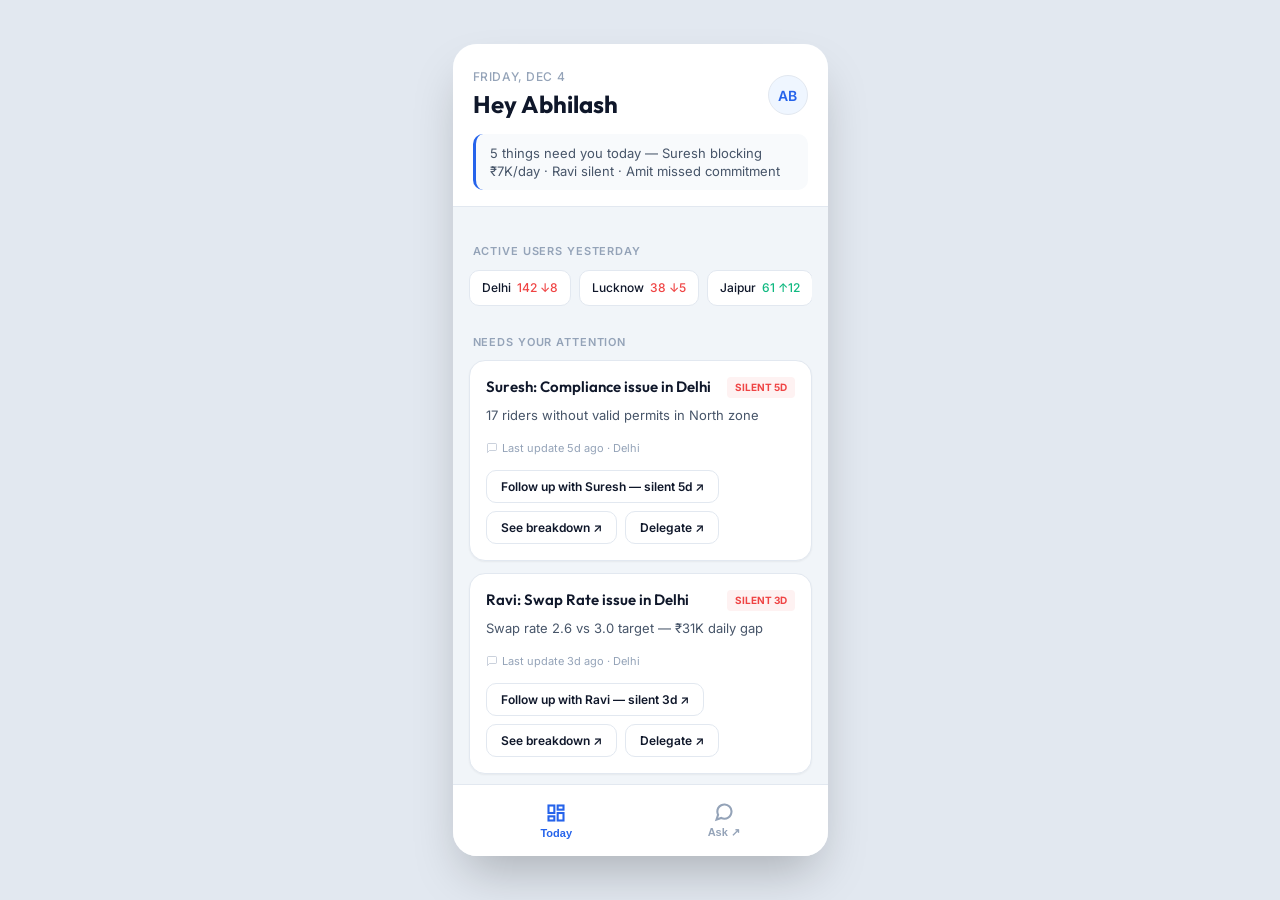
<file: abhilash-app/index.html>
<!DOCTYPE html>
<html lang="en">
<head>
    <meta charset="UTF-8">
    <meta name="viewport" content="width=device-width, initial-scale=1.0, maximum-scale=1.0, user-scalable=no">
    <title>Yuma Ops | Abhilash</title>
    <meta name="description" content="Commitment and accountability tracker for Yuma Ops.">
    
    <!-- Modern Typography -->
    <link rel="preconnect" href="https://fonts.googleapis.com">
    <link rel="preconnect" href="https://fonts.gstatic.com" crossorigin>
    <link href="https://fonts.googleapis.com/css2?family=Inter:wght@400;500;600&family=Outfit:wght@500;600;700&display=swap" rel="stylesheet">

    <style>
        :root {
            /* Design System Tokens */
            --color-background-primary: #ffffff;
            --color-background-secondary: #f8fafc;
            --color-background-tertiary: #f1f5f9;
            
            --color-text-primary: #0f172a;
            --color-text-secondary: #475569;
            --color-text-tertiary: #94a3b8;
            
            --color-primary: #2563eb;
            --color-primary-bg: #eff6ff;
            
            --color-success: #10b981;
            --color-success-bg: #ecfdf5;
            
            --color-warning: #f59e0b;
            --color-warning-bg: #fffbeb;
            
            --color-danger: #ef4444;
            --color-danger-bg: #fef2f2;
            
            --color-info: #0ea5e9;
            --color-info-bg: #f0f9ff;
            
            --color-border: #e2e8f0;
            --color-border-light: #f1f5f9;
            
            --font-sans: 'Inter', system-ui, -apple-system, sans-serif;
            --font-heading: 'Outfit', var(--font-sans);
            
            --border-radius-sm: 6px;
            --border-radius-md: 10px;
            --border-radius-lg: 16px;
            --border-radius-xl: 24px;
            
            --shadow-sm: 0 1px 2px 0 rgb(0 0 0 / 0.05);
            --shadow-md: 0 4px 6px -1px rgb(0 0 0 / 0.1);
        }

        * {
            box-sizing: border-box;
            margin: 0;
            padding: 0;
            -webkit-tap-highlight-color: transparent;
        }

        body {
            background: #e2e8f0; /* Desktop background */
            font-family: var(--font-sans);
            color: var(--color-text-primary);
            line-height: 1.5;
            display: flex;
            justify-content: center;
            align-items: center;
            min-height: 100vh;
        }

        /* Mobile Container (iPhone 375px) */
        .pwa-container {
            width: 100%;
            max-width: 375px;
            height: 812px; /* iPhone height */
            background: var(--color-background-tertiary);
            position: relative;
            display: flex;
            flex-direction: column;
            overflow: hidden;
            box-shadow: 0 25px 50px -12px rgb(0 0 0 / 0.25);
            border-radius: var(--border-radius-xl);
        }

        @media (max-width: 375px) {
            body { background: var(--color-background-tertiary); }
            .pwa-container { height: 100vh; border-radius: 0; box-shadow: none; }
        }

        /* Header & Greeting */
        .header {
            background: var(--color-background-primary);
            padding: 24px 20px 16px;
            border-bottom: 1px solid var(--color-border);
        }

        .header-top {
            display: flex;
            justify-content: space-between;
            align-items: center;
            margin-bottom: 12px;
        }

        .date-label {
            font-size: 12px;
            color: var(--color-text-tertiary);
            font-weight: 500;
            text-transform: uppercase;
            letter-spacing: 0.05em;
        }

        .user-greeting {
            font-family: var(--font-heading);
            font-size: 24px;
            font-weight: 700;
            color: var(--color-text-primary);
        }

        .avatar {
            width: 40px;
            height: 40px;
            border-radius: 50%;
            background: var(--color-primary-bg);
            color: var(--color-primary);
            display: flex;
            align-items: center;
            justify-content: center;
            font-weight: 600;
            font-size: 14px;
            border: 1px solid var(--color-border);
        }

        .greeting-line {
            font-size: 13px;
            line-height: 1.4;
            color: var(--color-text-secondary);
            background: var(--color-background-secondary);
            padding: 10px 14px;
            border-radius: var(--border-radius-md);
            border-left: 3px solid var(--color-primary);
        }

        /* Content Area */
        .content {
            flex: 1;
            overflow-y: auto;
            padding: 16px 16px 100px;
            scroll-behavior: smooth;
        }

        .section-label {
            font-size: 11px;
            font-weight: 600;
            color: var(--color-text-tertiary);
            text-transform: uppercase;
            letter-spacing: 0.08em;
            margin: 20px 0 10px 4px;
        }

        /* DAU Chips */
        .dau-scroll {
            display: flex;
            gap: 8px;
            overflow-x: auto;
            padding-bottom: 8px;
            scrollbar-width: none;
        }
        .dau-scroll::-webkit-scrollbar { display: none; }

        .dau-chip {
            background: var(--color-background-primary);
            padding: 8px 12px;
            border-radius: var(--border-radius-md);
            border: 1px solid var(--color-border);
            white-space: nowrap;
            font-size: 12px;
            font-weight: 500;
            display: flex;
            align-items: center;
            gap: 6px;
        }

        .trend-up { color: var(--color-success); }
        .trend-down { color: var(--color-danger); }
        .trend-neutral { color: var(--color-text-tertiary); }

        /* Commitment Cards */
        .card {
            background: var(--color-background-primary);
            border-radius: var(--border-radius-lg);
            padding: 16px;
            margin-bottom: 12px;
            border: 1px solid var(--color-border);
            box-shadow: var(--shadow-sm);
        }

        .card-header {
            display: flex;
            justify-content: space-between;
            align-items: flex-start;
            margin-bottom: 8px;
            gap: 12px;
        }

        .card-title {
            font-family: var(--font-heading);
            font-size: 15px;
            font-weight: 600;
            color: var(--color-text-primary);
            line-height: 1.3;
            flex: 1;
        }

        .badge {
            font-size: 10px;
            font-weight: 700;
            padding: 3px 8px;
            border-radius: 4px;
            text-transform: uppercase;
            white-space: nowrap;
        }

        .badge-red { background: var(--color-danger-bg); color: var(--color-danger); }
        .badge-amber { background: var(--color-warning-bg); color: var(--color-warning); }
        .badge-green { background: var(--color-success-bg); color: var(--color-success); }
        .badge-blue { background: var(--color-info-bg); color: var(--color-info); }

        .card-body {
            font-size: 13px;
            color: var(--color-text-secondary);
            margin-bottom: 14px;
        }

        .card-meta {
            font-size: 11px;
            color: var(--color-text-tertiary);
            display: flex;
            align-items: center;
            gap: 4px;
            margin-bottom: 14px;
        }

        .card-actions {
            display: flex;
            gap: 8px;
            flex-wrap: wrap;
        }

        .btn {
            font-family: var(--font-sans);
            font-size: 12px;
            font-weight: 600;
            padding: 8px 14px;
            border-radius: var(--border-radius-md);
            border: 1px solid var(--color-border);
            background: var(--color-background-primary);
            color: var(--color-text-primary);
            cursor: pointer;
            display: flex;
            align-items: center;
            gap: 4px;
            transition: all 0.2s;
        }

        .btn:active {
            background: var(--color-background-secondary);
            transform: scale(0.98);
        }

        /* City Grid */
        .city-grid {
            display: grid;
            grid-template-columns: 1fr 1fr;
            gap: 10px;
        }

        .city-card {
            background: var(--color-background-primary);
            padding: 12px;
            border-radius: var(--border-radius-md);
            border: 1px solid var(--color-border);
        }

        .city-name {
            font-size: 10px;
            font-weight: 700;
            color: var(--color-text-tertiary);
            text-transform: uppercase;
            letter-spacing: 0.05em;
            margin-bottom: 4px;
        }

        .city-value {
            font-size: 18px;
            font-weight: 700;
            color: var(--color-text-primary);
        }

        .city-sub {
            font-size: 11px;
            color: var(--color-text-tertiary);
            margin-top: 2px;
        }

        /* Tabs Navigation */
        .tab-bar {
            position: absolute;
            bottom: 0;
            left: 0;
            right: 0;
            height: 72px;
            background: var(--color-background-primary);
            border-top: 1px solid var(--color-border);
            display: flex;
            padding: 0 20px;
            z-index: 100;
        }

        .tab-btn {
            flex: 1;
            border: none;
            background: none;
            display: flex;
            flex-direction: column;
            align-items: center;
            justify-content: center;
            gap: 4px;
            color: var(--color-text-tertiary);
            cursor: pointer;
            font-size: 11px;
            font-weight: 600;
        }

        .tab-btn.active {
            color: var(--color-primary);
        }

        .tab-btn svg {
            width: 20px;
            height: 20px;
            stroke-width: 2.5;
        }

        /* Ask Tab UI */
        .chat-container {
            display: flex;
            flex-direction: column;
            height: 100%;
        }

        .chat-history {
            flex: 1;
            overflow-y: auto;
            padding: 20px 16px;
            display: flex;
            flex-direction: column;
            gap: 16px;
        }

        .message {
            max-width: 85%;
            padding: 12px 16px;
            border-radius: var(--border-radius-lg);
            font-size: 14px;
            line-height: 1.5;
            position: relative;
        }

        .message-user {
            align-self: flex-end;
            background: var(--color-primary);
            color: white;
            border-bottom-right-radius: 4px;
        }

        .message-ai {
            align-self: flex-start;
            background: var(--color-background-secondary);
            color: var(--color-text-primary);
            border: 1px solid var(--color-border);
            border-bottom-left-radius: 4px;
        }

        .typing-indicator {
            display: flex;
            gap: 4px;
            padding: 8px 12px;
            background: var(--color-background-secondary);
            border-radius: 12px;
            width: fit-content;
            margin-bottom: 16px;
        }

        .dot {
            width: 6px;
            height: 6px;
            background: var(--color-text-tertiary);
            border-radius: 50%;
            animation: bounce 1.4s infinite ease-in-out;
        }

        .dot:nth-child(2) { animation-delay: 0.2s; }
        .dot:nth-child(3) { animation-delay: 0.4s; }

        @keyframes bounce {
            0%, 80%, 100% { transform: translateY(0); }
            40% { transform: translateY(-6px); }
        }

        .chat-input-area {
            padding: 16px;
            background: var(--color-background-primary);
            border-top: 1px solid var(--color-border);
        }

        .chat-suggestions {
            display: flex;
            flex-direction: column;
            gap: 8px;
            margin-bottom: 16px;
        }

        .suggestion-chip {
            background: var(--color-background-secondary);
            padding: 10px 14px;
            border-radius: var(--border-radius-md);
            font-size: 12px;
            color: var(--color-text-secondary);
            border: 1px solid var(--color-border);
            cursor: pointer;
            text-align: left;
        }

        .chat-form {
            display: flex;
            align-items: flex-end;
            gap: 10px;
            width: 100%;
        }

        .chat-input {
            flex: 1;
            border: 1px solid var(--color-border);
            background: var(--color-background-tertiary);
            border-radius: var(--border-radius-md);
            padding: 12px 16px;
            font-family: var(--font-sans);
            font-size: 14px;
            outline: none;
            resize: none;
            min-height: 48px;
            max-height: 120px;
            line-height: 1.4;
        }

        .chat-input:focus { border-color: var(--color-primary); }

        /* Modal */
        .modal-overlay {
            position: absolute;
            top: 0;
            left: 0;
            right: 0;
            bottom: 0;
            background: rgba(15, 23, 42, 0.6);
            backdrop-filter: blur(4px);
            z-index: 1000;
            display: flex;
            align-items: flex-end;
            visibility: hidden;
            opacity: 0;
            transition: all 0.3s cubic-bezier(0.4, 0, 0.2, 1);
        }

        .modal-overlay.active {
            visibility: visible;
            opacity: 1;
        }

        .modal-content {
            width: 100%;
            background: var(--color-background-primary);
            border-top-left-radius: var(--border-radius-xl);
            border-top-right-radius: var(--border-radius-xl);
            padding: 24px 20px 40px;
            transform: translateY(100%);
            transition: transform 0.3s cubic-bezier(0.4, 0, 0.2, 1);
        }

        .modal-overlay.active .modal-content {
            transform: translateY(0);
        }

        .modal-header {
            display: flex;
            justify-content: space-between;
            align-items: center;
            margin-bottom: 20px;
        }

        .modal-title {
            font-family: var(--font-heading);
            font-size: 18px;
            font-weight: 700;
        }

        .modal-close {
            background: none;
            border: none;
            color: var(--color-text-tertiary);
            cursor: pointer;
        }

        .ai-label {
            font-size: 11px;
            font-weight: 600;
            color: var(--color-primary);
            background: var(--color-primary-bg);
            padding: 2px 8px;
            border-radius: 4px;
            margin-bottom: 8px;
            display: inline-block;
        }

        .modal-textarea {
            width: 100%;
            height: 180px;
            border: 1px solid var(--color-border);
            border-radius: var(--border-radius-md);
            padding: 16px;
            font-family: var(--font-sans);
            font-size: 14px;
            line-height: 1.5;
            resize: none;
            margin-bottom: 20px;
            outline: none;
        }

        .modal-textarea:focus { border-color: var(--color-primary); }

        .modal-actions {
            display: flex;
            gap: 12px;
        }

        .btn-primary {
            flex: 1;
            background: var(--color-primary);
            color: white;
            border: none;
            justify-content: center;
            padding: 14px;
        }

        /* Inline Charts */
        .chart-inline {
            margin-top: 10px;
            display: flex;
            flex-direction: column;
            gap: 8px;
            width: 100%;
        }

        .chart-row {
            display: flex;
            align-items: center;
            gap: 10px;
        }

        .chart-label {
            font-size: 11px;
            font-weight: 600;
            width: 50px;
        }

        .chart-bar-wrap {
            flex: 1;
            height: 16px;
            background: var(--color-border-light);
            border-radius: 8px;
            overflow: hidden;
        }

        .chart-bar {
            height: 100%;
            background: var(--color-primary);
            border-radius: 8px;
        }

        .chart-value {
            font-size: 11px;
            font-weight: 700;
            width: 30px;
            text-align: right;
        }

        /* Hidden Utility */
        .hidden { display: none !important; }
    </style>
</head>
<body>

    <div class="pwa-container">
        <!-- Header -->
        <header class="header">
            <div class="header-top">
                <div>
                    <div class="date-label" id="current-date">Thursday, 23 Apr</div>
                    <h1 class="user-greeting" id="greeting-title">Hey Abhilash</h1>
                </div>
                <div class="avatar">AB</div>
            </div>
            <div class="greeting-line" id="dynamic-greeting">
                Loading today's status...
            </div>
        </header>

        <!-- Tab: Today -->
        <main class="content" id="tab-today">
            <div class="section-label">Active Users Yesterday</div>
            <div class="dau-scroll">
                <div class="dau-chip">Delhi <span class="trend-down">142 ↓8</span></div>
                <div class="dau-chip">Lucknow <span class="trend-down">38 ↓5</span></div>
                <div class="dau-chip">Jaipur <span class="trend-up">61 ↑12</span></div>
                <div class="dau-chip">Meerut <span class="trend-neutral">47 →</span></div>
                <div class="dau-chip">Noida <span class="trend-up">89 ↑3</span></div>
            </div>

            <div class="section-label">Needs Your Attention</div>
            <div id="commitment-cards">
                <!-- Cards injected by JS -->
            </div>

            <div class="section-label">City Swaps Per Battery</div>
            <div class="city-grid">
                <div class="city-card">
                    <div class="city-name">Delhi</div>
                    <div class="city-value trend-down">2.4</div>
                    <div class="city-sub">Target 3.0</div>
                </div>
                <div class="city-card">
                    <div class="city-name">Meerut</div>
                    <div class="city-value trend-up">3.6</div>
                    <div class="city-sub">Best in network</div>
                </div>
                <div class="city-card">
                    <div class="city-name">Lucknow</div>
                    <div class="city-value trend-down">2.1</div>
                    <div class="city-sub">Growth mgr silent</div>
                </div>
                <div class="city-card">
                    <div class="city-name">Jaipur</div>
                    <div class="city-value trend-neutral">2.8</div>
                    <div class="city-sub">Station 2 down</div>
                </div>
            </div>
        </main>

        <!-- Tab: Ask -->
        <main class="content hidden" id="tab-ask">
            <div class="chat-container">
                <div class="chat-history" id="chat-history">
                    <div class="message message-ai">
                        Good morning Abhilash. I'm ready to answer any questions across all 14 domains. What's on your mind?
                    </div>
                </div>
                
                <div id="typing-indicator" class="typing-indicator hidden" style="margin: 0 16px 16px;">
                    <div class="dot"></div>
                    <div class="dot"></div>
                    <div class="dot"></div>
                </div>

                <div class="chat-input-area">
                    <div class="chat-suggestions" id="chat-suggestions">
                        <button class="suggestion-chip" onclick="handleSuggestion('What is today\'s total revenue across all cities?')">What's today's total revenue? ↗</button>
                        <button class="suggestion-chip" onclick="handleSuggestion('Show me all open follow-ups and commitments that are overdue')">Show all pending follow-ups ↗</button>
                        <button class="suggestion-chip" onclick="handleSuggestion('Draft a weekly ops summary covering all 5 cities')">Draft weekly ops summary ↗</button>
                    </div>
                    <form class="chat-form" id="chat-form">
                        <textarea class="chat-input" id="chat-input" placeholder="Ask anything..." autocomplete="off" rows="1"></textarea>
                        <button type="submit" class="btn" style="height: 48px; padding: 0 16px; background: var(--color-primary); border: none;">
                            <svg viewBox="0 0 24 24" width="20" height="20" stroke="white" fill="none"><path d="M22 2L11 13M22 2l-7 20-4-9-9-4 20-7z"/></svg>
                        </button>
                    </form>
                </div>
            </div>
        </main>

        <!-- Bottom Navigation -->
        <nav class="tab-bar">
            <button class="tab-btn active" onclick="switchTab('today')" id="nav-today">
                <svg viewBox="0 0 24 24" fill="none" stroke="currentColor"><rect x="3" y="3" width="7" height="9"/><rect x="14" y="3" width="7" height="5"/><rect x="14" y="12" width="7" height="9"/><rect x="3" y="16" width="7" height="5"/></svg>
                Today
            </button>
            <button class="tab-btn" onclick="switchTab('ask')" id="nav-ask">
                <svg viewBox="0 0 24 24" fill="none" stroke="currentColor"><path d="M21 11.5a8.38 8.38 0 0 1-.9 3.8 8.5 8.5 0 0 1-7.6 4.7 8.38 8.38 0 0 1-3.8-.9L3 21l1.9-5.7a8.38 8.38 0 0 1-.9-3.8 8.5 8.5 0 0 1 4.7-7.6 8.38 8.38 0 0 1 3.8-.9h.5a8.48 8.48 0 0 1 8 8v.5z"/></svg>
                Ask ↗
            </button>
        </nav>

        <!-- Modal Overlay -->
        <div class="modal-overlay" id="modal-overlay">
            <div class="modal-content">
                <div class="modal-header">
                    <h3 class="modal-title">Draft Message</h3>
                    <button class="modal-close" onclick="closeModal()">
                        <svg viewBox="0 0 24 24" width="24" height="24" stroke="currentColor" fill="none"><path d="M18 6L6 18M6 6l12 12"/></svg>
                    </button>
                </div>
                <div class="ai-label">AI draft — edit before sending</div>
                <textarea class="modal-textarea" id="modal-textarea" spellcheck="false"></textarea>
                <div class="modal-actions">
                    <button class="btn" id="edit-btn" onclick="document.getElementById('modal-textarea').focus(); this.classList.add('hidden')">Edit first</button>
                    <button class="btn btn-primary" onclick="sendWhatsApp()">Send on WhatsApp ↗</button>
                </div>
            </div>
        </div>
    </div>

    <script>
        /**
         * DYNAMIC DATA POOL
         */
        const POTENTIAL_ISSUES = [
            { city: "Delhi", owner: "Ravi", role: "Ops Head", category: "Swap Rate", issueBase: "Swap rate {v1} vs 3.0 target — ₹{v2}K daily gap", impactBase: 32000, threshold: 48 },
            { city: "Lucknow", owner: "Sandeep", role: "Growth Manager", category: "Growth", issueBase: "Swap rate {v1} — lowest in network. DAU {v2} (↓{v3})", impactBase: 15000, threshold: 48 },
            { city: "Noida", owner: "Amit", role: "Inventory", category: "Procurement", issueBase: "{v1}-battery procurement confirmation missed", impactBase: 20000, threshold: 48, dateOffset: 5 },
            { city: "Meerut", owner: "Vikram", role: "Growth", category: "Expansion", issueBase: "Zone B expansion proposal due {v1}", impactBase: 0, threshold: 72, dateOffset: 2 },
            { city: "Jaipur", owner: "Unassigned", role: "Ops", category: "Maintenance", issueBase: "Station {v1} down — No owner assigned yet", impactBase: 12000, threshold: 24 },
            { city: "Delhi", owner: "Suresh", role: "Fleet", category: "Compliance", issueBase: "{v1} riders without valid permits in North zone", impactBase: 5000, threshold: 72 },
            { city: "Lucknow", owner: "Priya", role: "Finance", category: "Cash", issueBase: "₹{v1}K cash sitting with field agents for {v2} days", impactBase: 8000, threshold: 24 },
            { city: "Noida", owner: "Rahul", role: "Tech", category: "Uptime", issueBase: "Station {v1} offline for {v2} hours due to inverter fault", impactBase: 18000, threshold: 12 },
            { city: "Jaipur", owner: "Anil", role: "Franchise", category: "Payment", issueBase: "Franchise fee of ₹{v1}L overdue by {v2} days", impactBase: 25000, threshold: 96 }
        ];

        let COMMITMENTS = [];

        function randomizeData() {
            const shuffled = [...POTENTIAL_ISSUES].sort(() => 0.5 - Math.random());
            const selected = shuffled.slice(0, 5 + Math.floor(Math.random() * 2));
            const today = new Date();

            COMMITMENTS = selected.map((item, idx) => {
                const daysAgo = Math.floor(Math.random() * 6);
                let issue = item.issueBase;
                let financialImpact = item.impactBase + (Math.floor(Math.random() * 5000) - 2500);
                let commitmentDate = null;

                if (item.category === "Swap Rate") {
                    issue = issue.replace("{v1}", (2.1 + Math.random()).toFixed(1)).replace("{v2}", (financialImpact/1000).toFixed(0));
                } else if (item.category === "Growth") {
                    issue = issue.replace("{v1}", (1.8 + Math.random()).toFixed(1)).replace("{v2}", 30 + Math.floor(Math.random() * 20)).replace("{v3}", 3 + Math.floor(Math.random() * 5));
                } else if (item.category === "Procurement") {
                    issue = issue.replace("{v1}", 20 + Math.floor(Math.random() * 30));
                    commitmentDate = new Date(today);
                    commitmentDate.setDate(today.getDate() - (item.dateOffset || 3));
                    commitmentDate = commitmentDate.toISOString().split('T')[0];
                } else if (item.category === "Expansion") {
                    issue = issue.replace("{v1}", "25 Apr");
                    commitmentDate = new Date(today);
                    commitmentDate.setDate(today.getDate() + (item.dateOffset || 2));
                    commitmentDate = commitmentDate.toISOString().split('T')[0];
                } else if (item.category === "Maintenance" || item.category === "Uptime") {
                    issue = issue.replace("{v1}", 1 + Math.floor(Math.random() * 5)).replace("{v2}", 2 + Math.floor(Math.random() * 10));
                } else if (item.category === "Cash" || item.category === "Payment") {
                    issue = issue.replace("{v1}", 40 + Math.floor(Math.random() * 100)).replace("{v2}", 2 + Math.floor(Math.random() * 5));
                } else if (item.category === "Compliance") {
                    issue = issue.replace("{v1}", 10 + Math.floor(Math.random() * 15));
                }

                return {
                    id: `id-${idx}`,
                    city: item.city,
                    owner: item.owner,
                    role: item.role,
                    category: item.category,
                    issue: issue,
                    lastUpdateDaysAgo: daysAgo,
                    commitmentDate: commitmentDate,
                    commitmentText: item.category === "Procurement" ? "Confirm procurement" : null,
                    financialImpact: Math.max(0, financialImpact),
                    priority: financialImpact > 20000 ? "blocker" : "fire",
                    silenceThresholdHours: item.threshold
                };
            });
        }

        function randomizeChips() {
            const chips = [
                "What is today's total revenue across all cities?",
                "Show me all open follow-ups and commitments that are overdue",
                "Draft a weekly ops summary covering all 5 cities",
                "Which city has the lowest swap rate today?",
                "Analyze the impact of cash sitting in Lucknow",
                "Show me procurement delays for the next 7 days",
                "What's the status of Meerut expansion?"
            ];
            const shuffled = chips.sort(() => 0.5 - Math.random());
            const container = document.getElementById('chat-suggestions');
            container.innerHTML = '';
            shuffled.slice(0, 4).forEach(text => {
                const btn = document.createElement('button');
                btn.className = 'suggestion-chip';
                btn.innerText = text.length > 30 ? text.substring(0, 30) + '... ↗' : text + ' ↗';
                btn.onclick = () => handleSuggestion(text);
                container.appendChild(btn);
            });
        }

        /**
         * AI CONTEXT
         */
        const SYSTEM_PROMPT = `
You are an AI operations assistant for Abhilash, Business Head of Yuma, an EV battery swapping company.

Abhilash's style: data-first, numbers before narrative, hates chasing people, direct and brief.

Current Date: ${new Date().toLocaleDateString('en-GB', { day: '2-digit', month: 'short', year: 'numeric' })}

When drafting WhatsApp messages: under 5 lines, reference the specific commitment or silence duration, firm but not aggressive, sound like something Abhilash would write himself.

IMPORTANT: When asked to "Refine this message" or similar instructions for a draft, you MUST return ONLY the final message body text. No conversational filler, no "Here is your message". Just the raw text that Abhilash can send on WhatsApp.

When answering data questions: lead with numbers, use tables or comparisons where useful.
When asked about revenue or P&L: connect to swap rates and battery utilisation.

If the user asks for comparison across cities, provide the data in a format that I can parse to render bar charts. 
Example: "CHART: Delhi: 2.4, Noida: 3.2, Meerut: 3.6, Jaipur: 2.8, Lucknow: 2.1"
`;

        /**
         * CORE LOGIC
         */

        function init() {
            randomizeData();
            randomizeChips();
            renderToday();
            setupChat();
            
            // Set current date in header - Real Time
            const today = new Date();
            const options = { weekday: 'long', day: 'numeric', month: 'short' };
            document.getElementById('current-date').innerText = today.toLocaleDateString('en-US', options);
        }

        function renderToday() {
            const today = new Date(); // Use real-time date
            const container = document.getElementById('commitment-cards');
            container.innerHTML = '';

            // Calculate scores and badges
            const scoredCommitments = COMMITMENTS.map(c => {
                const isMissed = c.commitmentDate && new Date(c.commitmentDate) < today;
                const score = (c.lastUpdateDaysAgo * 2) + (c.financialImpact / 10000) + (isMissed ? 3 : 0);
                
                let badge = "";
                let badgeClass = "";

                if (c.lastUpdateDaysAgo * 24 >= c.silenceThresholdHours && !c.commitmentDate) {
                    badge = `Silent ${c.lastUpdateDaysAgo}d`;
                    badgeClass = "badge-red";
                } else if (c.commitmentDate && new Date(c.commitmentDate) < today) {
                    const daysOverdue = Math.max(0, Math.floor((today - new Date(c.commitmentDate)) / (1000*60*60*24)));
                    badge = `Overdue ${daysOverdue}d`;
                    badgeClass = "badge-red";
                } else if (c.commitmentDate && new Date(c.commitmentDate) >= today) {
                    badge = "Committed";
                    badgeClass = "badge-amber";
                } else if (c.lastUpdateDaysAgo === 0) {
                    badge = "Active";
                    badgeClass = "badge-green";
                } else {
                    badge = "Active";
                    badgeClass = "badge-green";
                }

                return { ...c, score, badge, badgeClass, isMissed };
            });

            // Sort by score
            scoredCommitments.sort((a, b) => b.score - a.score);

            // Update Dynamic Greeting (Rule 111 & 158)
            const top3 = scoredCommitments.filter(c => c.score > 0).slice(0, 3);
            const greetingVariants = [
                `${top3.map(c => `${c.owner} ${c.badge.toLowerCase()}`).join(' · ')}`,
                `${top3[0].owner} blocking ₹${(top3[0].financialImpact/1000).toFixed(0)}K/day · ${top3[1].owner} silent · ${top3[2].owner} missed commitment`,
                `Urgent: ${top3[0].owner} ${top3[0].badge} · ${top3[1].owner} ${top3[1].badge} · ${top3[2].owner} ${top3[2].badge}`
            ];
            const greetingText = greetingVariants[Math.floor(Math.random() * greetingVariants.length)];
            document.getElementById('dynamic-greeting').innerText = `${scoredCommitments.length} things need you today — ${greetingText}`;

            // Render Cards
            scoredCommitments.forEach(c => {
                const card = document.createElement('div');
                card.className = 'card';
                
                // Contextual Button Labels (Rule 119)
                let mainBtnLabel = "";
                if (!c.commitmentDate && c.lastUpdateDaysAgo > 0) {
                    mainBtnLabel = `Follow up with ${c.owner} — silent ${c.lastUpdateDaysAgo}d ↗`;
                } else if (c.isMissed) {
                    mainBtnLabel = `Chase ${c.owner} — commitment missed ↗`;
                } else if (c.commitmentDate) {
                    mainBtnLabel = `Check in with ${c.owner} ↗`;
                } else {
                    mainBtnLabel = `Message ${c.owner} ↗`;
                }

                // Card Title frames accountability (Rule 164) + Category focus (New)
                let cardTitle = `${c.owner}: ${c.category} issue in ${c.city}`;

                card.innerHTML = `
                    <div class="card-header">
                        <div class="card-title">${cardTitle}</div>
                        <div class="badge ${c.badgeClass}">${c.badge}</div>
                    </div>
                    <div class="card-body">
                        ${c.issue}
                    </div>
                    <div class="card-meta">
                        <svg viewBox="0 0 24 24" width="12" height="12" stroke="currentColor" fill="none"><path d="M21 15a2 2 0 0 1-2 2H7l-4 4V5a2 2 0 0 1 2-2h14a2 2 0 0 1 2 2z"/></svg>
                        Last update ${c.lastUpdateDaysAgo}d ago · ${c.city}
                    </div>
                    <div class="card-actions">
                        <button class="btn" onclick="callGemini('Draft a WhatsApp message to ${c.owner} about ${c.issue}. Reference that they have been silent for ${c.lastUpdateDaysAgo} days.', false, '${c.owner}', '${c.id}')">${mainBtnLabel}</button>
                        <button class="btn" onclick="showBreakdown('${c.id}')">See breakdown ↗</button>
                        <button class="btn" onclick="callGemini('Who should I delegate the ${c.city} ${c.owner} issue to?', false, '${c.owner}', '${c.id}')">Delegate ↗</button>
                    </div>
                `;
                container.appendChild(card);
            });
        }

        /**
         * TAB SWITCHING
         */
        function switchTab(tab) {
            document.getElementById('tab-today').classList.toggle('hidden', tab !== 'today');
            document.getElementById('tab-ask').classList.toggle('hidden', tab !== 'ask');
            
            document.getElementById('nav-today').classList.toggle('active', tab === 'today');
            document.getElementById('nav-ask').classList.toggle('active', tab === 'ask');
        }

        let isRefining = false;
        let currentRecipient = '';
        let currentItemId = '';

        /**
         * CHAT LOGIC
         */
        function setupChat() {
            const form = document.getElementById('chat-form');
            form.onsubmit = (e) => {
                e.preventDefault();
                const input = document.getElementById('chat-input');
                const text = input.value.trim();
                if (text) {
                    addChatMessage(text, 'user');
                    input.value = '';
                    input.style.height = '48px'; // Reset height
                    
                    if (isRefining) {
                        // Refinement loop (New)
                        callGemini(text, false, currentRecipient, currentItemId);
                        isRefining = false;
                    } else {
                        callGemini(text, true);
                    }
                }
            };
        }

        function handleSuggestion(text) {
            document.getElementById('chat-input').value = text;
            // Immediate send for suggestions to show visuals
            const form = document.getElementById('chat-form');
            const submitEvent = new Event('submit', { cancelable: true });
            form.dispatchEvent(submitEvent);
        }

        function showBreakdown(id, silent = false) {
            const item = COMMITMENTS.find(c => c.id === id);
            let content = "";
            
            if (item.category === 'Swap Rate') {
                content = `CHART: ${item.city} Stn 1: 2.1, ${item.city} Stn 2: 2.3, Hub A: 2.5, Hub B: 2.8\n\nIdentified issues across 2 stations. Localized maintenance confirmed for Station 1.`;
            } else if (item.category === 'Growth') {
                content = `| Area | Yesterday | Today | Δ | \n|---|---|---|---|\n| North | 18 | 12 | -33% |\n| South | 12 | 15 | +25% |\n| East | 8 | 11 | +37% |`;
            } else if (item.category === 'Procurement') {
                content = `SUMMARY: Procurement Status - ${item.city}|Ordered: 12 Apr|ETA: 18 Apr|Status: Delayed (Warehouse)|Risk: ₹${(item.financialImpact/1000).toFixed(0)}K daily`;
            } else {
                content = `SUMMARY: ${item.city} ${item.category} Status|Owner: ${item.owner}|Days: ${item.lastUpdateDaysAgo}d|Status: ${item.priority.toUpperCase()}|Impact: ₹${(item.financialImpact/1000).toFixed(0)}K`;
            }

            if (!silent) {
                switchTab('ask');
                addChatMessage(`Show me the breakdown for ${item.city} ${item.category} issue`, 'user');
            }
            
            setTimeout(() => {
                addChatMessage(content, 'ai');
            }, 500);
        }

        function addChatMessage(text, role) {
            const history = document.getElementById('chat-history');
            const msg = document.createElement('div');
            msg.className = `message message-${role}`;
            
            // Handle SUMMARY: prefix for structured layout
            if (text.startsWith('SUMMARY:')) {
                const parts = text.replace('SUMMARY:', '').split('|');
                const title = parts[0].trim();
                const grid = document.createElement('div');
                grid.style.display = 'grid';
                grid.style.gridTemplateColumns = '1fr 1fr';
                grid.style.gap = '8px';
                grid.style.marginTop = '10px';
                
                const titleEl = document.createElement('div');
                titleEl.style.gridColumn = '1 / -1';
                titleEl.style.fontWeight = '700';
                titleEl.style.marginBottom = '4px';
                titleEl.innerText = title;
                grid.appendChild(titleEl);

                parts.slice(1).forEach(p => {
                    const [k, v] = p.split(':').map(x => x.trim());
                    const cell = document.createElement('div');
                    cell.style.background = 'white';
                    cell.style.padding = '8px';
                    cell.style.borderRadius = '8px';
                    cell.style.border = '1px solid var(--color-border)';
                    cell.innerHTML = `<div style="font-size: 10px; color: var(--color-text-tertiary); text-transform: uppercase;">${k}</div><div style="font-weight: 600; font-size: 12px;">${v}</div>`;
                    grid.appendChild(cell);
                });
                msg.appendChild(grid);
            } else {
                // Render text with line breaks
                const textSpan = document.createElement('span');
                textSpan.innerHTML = text.replace(/\n/g, '<br>').split('CHART:')[0].split('|')[0];
                msg.appendChild(textSpan);
            }

            // Check for chart data
            if (text.includes('CHART:')) {
                const parts = text.split('CHART:');
                const chartData = parts[1].trim().split('\n')[0].split(',').map(s => {
                    const [lbl, val] = s.split(':').map(x => x.trim());
                    return { lbl, val: parseFloat(val) };
                });
                
                const chartContainer = document.createElement('div');
                chartContainer.className = 'chart-inline';
                const maxVal = Math.max(...chartData.map(d => d.val));
                
                chartData.forEach(d => {
                    const perc = (d.val / maxVal) * 100;
                    chartContainer.innerHTML += `
                        <div class="chart-row">
                            <div class="chart-label">${d.lbl}</div>
                            <div class="chart-bar-wrap">
                                <div class="chart-bar" style="width: ${perc}%"></div>
                            </div>
                            <div class="chart-value">${d.val}</div>
                        </div>
                    `;
                });
                msg.appendChild(chartContainer);
            } 
            
            // Check for table data
            if (text.includes('|') && !text.startsWith('SUMMARY:')) {
                const tableWrap = document.createElement('div');
                tableWrap.style.overflowX = 'auto';
                tableWrap.style.marginTop = '10px';
                
                const table = document.createElement('table');
                table.style.width = '100%';
                table.style.fontSize = '12px';
                table.style.borderCollapse = 'collapse';
                table.style.background = 'white';
                
                const lines = text.split('\n').filter(l => l.includes('|'));
                lines.forEach((line, i) => {
                    if (line.includes('---')) return;
                    const row = document.createElement('tr');
                    const cleanCells = line.split('|').map(c => c.trim()).filter((c, idx, arr) => {
                        if (idx === 0 && c === '') return false;
                        if (idx === arr.length - 1 && c === '') return false;
                        return true;
                    });

                    cleanCells.forEach(cell => {
                        const td = document.createElement(i === 0 ? 'th' : 'td');
                        td.style.border = '1px solid var(--color-border)';
                        td.style.padding = '6px 8px';
                        td.style.textAlign = 'left';
                        td.style.color = 'var(--color-text-primary)';
                        td.innerText = cell;
                        row.appendChild(td);
                    });
                    table.appendChild(row);
                });
                tableWrap.appendChild(table);
                msg.appendChild(tableWrap);
            }

            history.appendChild(msg);
            history.scrollTop = history.scrollHeight;
        }

        /**
         * GEMINI API INTEGRATION
         */
        async function callGemini(prompt, isChat = false, recipient = '', itemId = '') {
            if (isChat || (recipient && !isChat)) { // Show typing in chat even if modal-bound
                document.getElementById('typing-indicator').classList.remove('hidden');
                document.getElementById('chat-history').scrollTop = document.getElementById('chat-history').scrollHeight;
            }

            // Enhanced Mock Responses for suggestions
            const mocks = {
                "What is today's total revenue across all cities?": "CHART: Delhi: 1.2, Noida: 0.8, Meerut: 0.9, Jaipur: 0.7, Lucknow: 0.6\n\nTotal Revenue: ₹4.2 Lacs. Delhi leads but is 8% below target due to swap rate issues.",
                "Show me all open follow-ups and commitments that are overdue": "| Owner | City | Issue | Status |\n|---|---|---|---|\n| Amit | Noida | Procurement | Overdue 5d |\n| Sandeep | Lucknow | Growth | Silent 3d |\n| Ravi | Delhi | Swap Rate | Silent 2d |",
                "Draft a weekly ops summary covering all 5 cities": "SUMMARY: Weekly Ops Report (17-23 Apr)|Revenue: ₹42L (On Target)|Growth: Meerut (3.6 swaps)|Risk: Lucknow (2.1 swaps)|Maintenance: Jaipur Stn 2 Down|Compliance: 31 Low-swap drivers"
            };

            let aiText = mocks[prompt] || "";

            try {
                if (!aiText) {
                    const response = await fetch('/api/gemini', {
                        method: 'POST',
                        headers: { 'Content-Type': 'application/json' },
                        body: JSON.stringify({
                            model: "gemini-2.0-flash",
                            messages: [
                                { role: "system", content: SYSTEM_PROMPT },
                                { role: "user", content: prompt }
                            ],
                            temperature: 0.4,
                            max_tokens: 400
                        })
                    });

                    const data = await response.json();
                    aiText = data.choices[0].message.content;
                }

                document.getElementById('typing-indicator').classList.add('hidden');
                if (isChat) {
                    addChatMessage(aiText, 'ai');
                } else {
                    // Refinement completed - show in chat AND open modal
                    addChatMessage(aiText, 'ai');
                    openModal(aiText, recipient, itemId);
                }
            } catch (err) {
                const fallback = "Ravi, Delhi swap rate is critical at 2.4 vs 3.0 target. This is causing a ₹32K daily gap. You haven't updated in 2 days. Need a resolution plan by EOD.";
                document.getElementById('typing-indicator').classList.add('hidden');
                if (isChat) {
                    addChatMessage(aiText || "I'm having trouble connecting, but here's the data I have: " + fallback, 'ai');
                } else {
                    addChatMessage(aiText || fallback, 'ai');
                    openModal(aiText || fallback, recipient, itemId);
                }
            }
        }

        /**
         * MODAL LOGIC
         */
        function openModal(text, recipient = '', itemId = '') {
            const overlay = document.getElementById('modal-overlay');
            const textarea = document.getElementById('modal-textarea');
            const chatBtn = document.getElementById('edit-btn');
            const title = document.querySelector('.modal-title');
            
            title.innerText = recipient ? `Draft Message to ${recipient}` : "Draft Message";
            textarea.value = text;
            
            chatBtn.innerText = "Edit in chat";
            chatBtn.onclick = () => {
                closeModal();
                switchTab('ask');
                
                isRefining = true;
                currentRecipient = recipient;
                currentItemId = itemId;

                // Show breakdown/context first
                if (itemId) {
                    const item = COMMITMENTS.find(c => c.id === itemId);
                    addChatMessage(`I'm refining the message for ${item.city} ${item.category}. Here's the context:`, 'user');
                    showBreakdown(itemId, true);
                }

                const chatInput = document.getElementById('chat-input');
                chatInput.value = `Refine this message: ${text}`;
                
                chatInput.style.height = 'auto';
                chatInput.style.height = (chatInput.scrollHeight) + 'px';
                chatInput.focus();
            };
            
            overlay.classList.add('active');
        }

        function closeModal() {
            document.getElementById('modal-overlay').classList.remove('active');
        }

        function sendWhatsApp() {
            const text = document.getElementById('modal-textarea').value;
            window.open(`https://wa.me/?text=${encodeURIComponent(text)}`, '_blank');
        }

        // Initialize
        window.onload = init;
    </script>
</body>
</html>
</file>
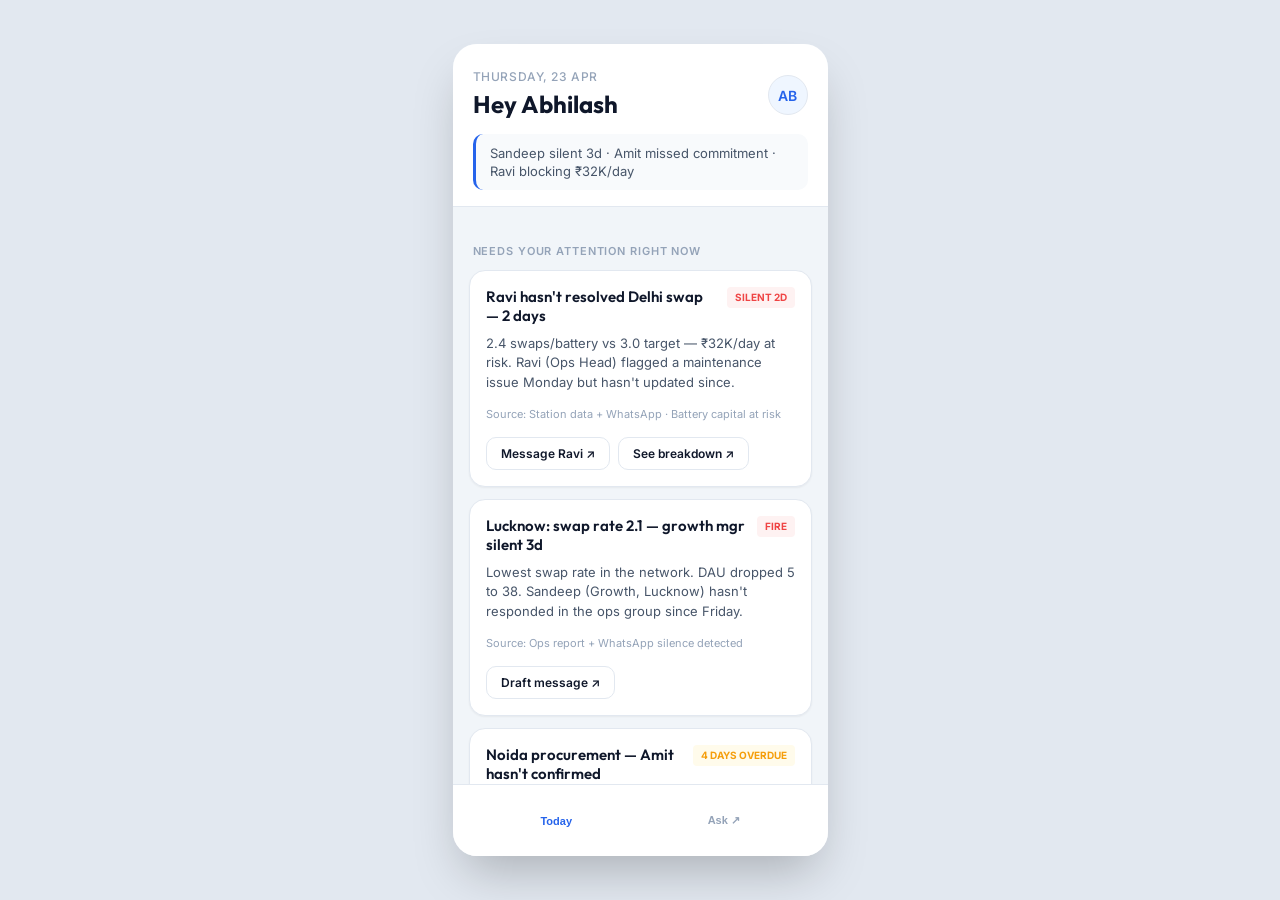
<file: abhilash_yuma_pwa_demo.html>
<!DOCTYPE html>
<html lang="en">
<head>
    <meta charset="UTF-8">
    <meta name="viewport" content="width=device-width, initial-scale=1.0, maximum-scale=1.0, user-scalable=no">
    <title>Yuma Ops | Abhilash</title>
    <meta name="description" content="Commitment and accountability tracker for Yuma Ops.">
    
    <!-- Modern Typography -->
    <link rel="preconnect" href="https://fonts.googleapis.com">
    <link rel="preconnect" href="https://fonts.gstatic.com" crossorigin>
    <link href="https://fonts.googleapis.com/css2?family=Inter:wght@400;500;600&family=Outfit:wght@500;600;700&display=swap" rel="stylesheet">

    <style>
        :root {
            /* Design System Tokens */
            --color-background-primary: #ffffff;
            --color-background-secondary: #f8fafc;
            --color-background-tertiary: #f1f5f9;
            
            --color-text-primary: #0f172a;
            --color-text-secondary: #475569;
            --color-text-tertiary: #94a3b8;
            
            --color-primary: #2563eb;
            --color-primary-bg: #eff6ff;
            
            --color-success: #10b981;
            --color-success-bg: #ecfdf5;
            
            --color-warning: #f59e0b;
            --color-warning-bg: #fffbeb;
            
            --color-danger: #ef4444;
            --color-danger-bg: #fef2f2;
            
            --color-info: #0ea5e9;
            --color-info-bg: #f0f9ff;
            
            --color-border: #e2e8f0;
            --color-border-light: #f1f5f9;
            
            --font-sans: 'Inter', system-ui, -apple-system, sans-serif;
            --font-heading: 'Outfit', var(--font-sans);
            
            --border-radius-sm: 6px;
            --border-radius-md: 10px;
            --border-radius-lg: 16px;
            --border-radius-xl: 24px;
            
            --shadow-sm: 0 1px 2px 0 rgb(0 0 0 / 0.05);
            --shadow-md: 0 4px 6px -1px rgb(0 0 0 / 0.1);
        }

        * {
            box-sizing: border-box;
            margin: 0;
            padding: 0;
            -webkit-tap-highlight-color: transparent;
        }

        body {
            background: #e2e8f0; /* Desktop background */
            font-family: var(--font-sans);
            color: var(--color-text-primary);
            line-height: 1.5;
            display: flex;
            justify-content: center;
            align-items: center;
            min-height: 100vh;
        }

        /* Mobile Container (iPhone 375px) */
        .pwa-container {
            width: 100%;
            max-width: 375px;
            height: 812px; /* iPhone height */
            background: var(--color-background-tertiary);
            position: relative;
            display: flex;
            flex-direction: column;
            overflow: hidden;
            box-shadow: 0 25px 50px -12px rgb(0 0 0 / 0.25);
            border-radius: var(--border-radius-xl);
        }

        @media (max-width: 375px) {
            body { background: var(--color-background-tertiary); }
            .pwa-container { height: 100vh; border-radius: 0; box-shadow: none; }
        }

        /* Header & Greeting */
        .header {
            background: var(--color-background-primary);
            padding: 24px 20px 16px;
            border-bottom: 1px solid var(--color-border);
        }

        .header-top {
            display: flex;
            justify-content: space-between;
            align-items: center;
            margin-bottom: 12px;
        }

        .date-label {
            font-size: 12px;
            color: var(--color-text-tertiary);
            font-weight: 500;
            text-transform: uppercase;
            letter-spacing: 0.05em;
        }

        .user-greeting {
            font-family: var(--font-heading);
            font-size: 24px;
            font-weight: 700;
            color: var(--color-text-primary);
        }

        .avatar {
            width: 40px;
            height: 40px;
            border-radius: 50%;
            background: var(--color-primary-bg);
            color: var(--color-primary);
            display: flex;
            align-items: center;
            justify-content: center;
            font-weight: 600;
            font-size: 14px;
            border: 1px solid var(--color-border);
        }

        .greeting-line {
            font-size: 13px;
            line-height: 1.4;
            color: var(--color-text-secondary);
            background: var(--color-background-secondary);
            padding: 10px 14px;
            border-radius: var(--border-radius-md);
            border-left: 3px solid var(--color-primary);
        }

        /* Content Area */
        .content {
            flex: 1;
            overflow-y: auto;
            padding: 16px 16px 100px;
            scroll-behavior: smooth;
        }

        .section-label {
            font-size: 11px;
            font-weight: 600;
            color: var(--color-text-tertiary);
            text-transform: uppercase;
            letter-spacing: 0.08em;
            margin: 20px 0 10px 4px;
        }

        /* Commitment Cards */
        .card {
            background: var(--color-background-primary);
            border-radius: var(--border-radius-lg);
            padding: 16px;
            margin-bottom: 12px;
            border: 1px solid var(--color-border);
            box-shadow: var(--shadow-sm);
        }

        .ch { display: flex; justify-content: space-between; align-items: flex-start; margin-bottom: 8px; gap: 12px; }
        .ct { font-family: var(--font-heading); font-size: 15px; font-weight: 600; color: var(--color-text-primary); line-height: 1.3; flex: 1; }
        .badge { font-size: 10px; font-weight: 700; padding: 3px 8px; border-radius: 4px; text-transform: uppercase; white-space: nowrap; }
        .br { background: var(--color-danger-bg); color: var(--color-danger); }
        .ba { background: var(--color-warning-bg); color: var(--color-warning); }
        .bg { background: var(--color-success-bg); color: var(--color-success); }
        .bi { background: var(--color-info-bg); color: var(--color-info); }

        .cb { font-size: 13px; color: var(--color-text-secondary); margin-bottom: 14px; }
        .cm { font-size: 11px; color: var(--color-text-tertiary); display: flex; align-items: center; gap: 4px; margin-bottom: 14px; }
        .ca { display: flex; gap: 8px; flex-wrap: wrap; }
        .abtn { font-family: var(--font-sans); font-size: 12px; font-weight: 600; padding: 8px 14px; border-radius: var(--border-radius-md); border: 1px solid var(--color-border); background: var(--color-background-primary); color: var(--color-text-primary); cursor: pointer; display: flex; align-items: center; gap: 4px; transition: all 0.2s; }
        .abtn:active { background: var(--color-background-secondary); transform: scale(0.98); }

        /* City pulse */
        .sl { font-size: 11px; font-weight: 600; color: var(--color-text-tertiary); text-transform: uppercase; letter-spacing: 0.08em; margin: 20px 0 10px 4px; }
        .cgrid { display: grid; grid-template-columns: 1fr 1fr; gap: 10px; }
        .cc { background: var(--color-background-primary); padding: 12px; border-radius: var(--border-radius-md); border: 1px solid var(--color-border); }
        .cn { font-size: 10px; font-weight: 700; color: var(--color-text-tertiary); text-transform: uppercase; letter-spacing: 0.05em; margin-bottom: 4px; }
        .cv { font-size: 18px; font-weight: 700; color: var(--color-text-primary); }
        .cu { font-size: 10px; font-weight: 500; color: var(--color-text-tertiary); margin-left: 2px; }
        .cs { font-size: 11px; color: var(--color-text-tertiary); margin-top: 2px; }
        .rdt { color: var(--color-danger); }
        .gnt { color: var(--color-success); }
        .amt { color: var(--color-warning); }

        /* Tab Bar */
        .tabbar { position: absolute; bottom: 0; left: 0; right: 0; height: 72px; background: var(--color-background-primary); border-top: 1px solid var(--color-border); display: flex; padding: 0 20px; z-index: 100; }
        .tab { flex: 1; border: none; background: none; display: flex; flex-direction: column; align-items: center; justify-content: center; gap: 4px; color: var(--color-text-tertiary); cursor: pointer; font-size: 11px; font-weight: 600; }
        .tab.active { color: var(--color-primary); }

        /* Ask Tab */
        .ask-wrap { padding: 40px 20px; text-align: center; }
        .ask-lbl { font-family: var(--font-heading); font-size: 20px; font-weight: 700; margin-bottom: 12px; }
        .ask-sub { font-size: 14px; color: var(--color-text-secondary); margin-bottom: 32px; line-height: 1.5; }
        .chips { display: flex; flex-direction: column; gap: 10px; }
        .chip { background: var(--color-background-primary); border: 1px solid var(--color-border); padding: 14px; border-radius: var(--border-radius-lg); text-align: left; font-size: 13px; color: var(--color-text-primary); cursor: pointer; font-weight: 500; box-shadow: var(--shadow-sm); }
        .ask-note { margin-top: 40px; font-size: 12px; color: var(--color-text-tertiary); font-style: italic; }

        .hidden { display: none !important; }
        .fc { display: flex; justify-content: space-between; align-items: center; }
    </style>
</head>
<body>

<div class="pwa-container">
  <header class="header">
    <div class="header-top">
      <div>
        <div class="date-label">Thursday, 23 Apr</div>
        <h1 class="user-greeting">Hey Abhilash</h1>
      </div>
      <div class="avatar">AB</div>
    </div>
    <div class="greeting-line">
      Sandeep silent 3d · Amit missed commitment · Ravi blocking ₹32K/day
    </div>
  </header>

  <div class="content" id="tab-today">
    <div class="sl">Needs your attention right now</div>
    
    <div id="cards">
      <div class="card" onclick="sendPrompt('Ravi hasn\'t updated on the Delhi swap rate issue in 2 days. Swap rate is 2.4 vs 3.0 target. What is the impact?')">
        <div class="ch"><div class="ct">Ravi hasn't resolved Delhi swap — 2 days</div><div class="badge br">Silent 2d</div></div>
        <div class="cb">2.4 swaps/battery vs 3.0 target — ₹32K/day at risk. Ravi (Ops Head) flagged a maintenance issue Monday but hasn't updated since.</div>
        <div class="cm">Source: Station data + WhatsApp · Battery capital at risk</div>
        <div class="ca">
          <button class="abtn" onclick="event.stopPropagation();sendPrompt('Draft a WhatsApp message to Ravi asking for resolution update on Delhi swap rate issue')">Message Ravi ↗</button>
          <button class="abtn" onclick="event.stopPropagation();sendPrompt('Break down which 18 batteries in Delhi are underperforming and why')">See breakdown ↗</button>
        </div>
      </div>

      <div class="card" onclick="sendPrompt('Lucknow DAU dropped 5 to 38 and swap rate is 2.1 per battery. Growth manager has been silent 3 days. What is happening?')">
        <div class="ch"><div class="ct">Lucknow: swap rate 2.1 — growth mgr silent 3d</div><div class="badge br">Fire</div></div>
        <div class="cb">Lowest swap rate in the network. DAU dropped 5 to 38. Sandeep (Growth, Lucknow) hasn't responded in the ops group since Friday.</div>
        <div class="cm">Source: Ops report + WhatsApp silence detected</div>
        <div class="ca">
          <button class="abtn" onclick="event.stopPropagation();sendPrompt('Draft a WhatsApp message to Sandeep to get a Lucknow status update urgently')">Draft message ↗</button>
        </div>
      </div>

      <div class="card" onclick="sendPrompt('Noida battery procurement is stuck for 4 days. Amit from Inventory committed on Thursday and has not updated. What should I do?')">
        <div class="ch"><div class="ct">Noida procurement — Amit hasn't confirmed</div><div class="badge ba">4 days overdue</div></div>
        <div class="cb">40 batteries waiting. Amit (Inventory) committed Thursday 18 Apr — no update since. Noida at risk of capacity drop this week if not resolved today.</div>
        <div class="cm">Source: WhatsApp group · Committed: Thu 18 Apr</div>
        <div class="ca">
          <button class="abtn" onclick="event.stopPropagation();sendPrompt('Draft a follow-up message to Amit on Noida battery procurement. Make it firm but not aggressive.')">Follow up ↗</button>
        </div>
      </div>

      <div class="card" onclick="sendPrompt('Meerut is at 3.6 swaps per battery for 3 weeks. Vikram wants to explore zone B expansion. What do I need to evaluate?')">
        <div class="ch"><div class="ct">Meerut ready for zone expansion</div><div class="badge bg">Growth signal</div></div>
        <div class="cb">Best in network at 3.6 swaps/battery, 3 weeks running. Vikram (Growth, Meerut) has raised zone B. 2 franchise inquiries pending — decision trigger may be met.</div>
        <div class="cm">Source: P&L + growth mgr update last week</div>
        <div class="ca">
          <button class="abtn" onclick="event.stopPropagation();sendPrompt('What are the criteria to approve Meerut Zone B expansion? Check vehicles in area and franchise availability.')">Evaluate ↗</button>
        </div>
      </div>

      <div class="card" onclick="sendPrompt('There are 31 drivers doing less than 1 swap per day across all cities. What is the monthly cost impact and what should I do?')">
        <div class="ch"><div class="ct">31 low-swap drivers tying up battery capital</div><div class="badge bi">Margin leak</div></div>
        <div class="cb">Delhi 14, Lucknow 9, Jaipur 5, Noida 3. Estimated cost impact ₹58K/month in idle battery capital. Review or offboard before next P&L cycle.</div>
        <div class="cm">Identified from swap data across all cities</div>
        <div class="ca">
          <button class="abtn" onclick="event.stopPropagation();sendPrompt('Show me the full list of low swap drivers with their city, swap rate, and how long they have been low')">View list ↗</button>
          <button class="abtn" onclick="event.stopPropagation();sendPrompt('Who should I delegate the low-swap driver review to in each city?')">Delegate ↗</button>
        </div>
      </div>

      <div class="sl">City pulse — swaps per battery/day</div>
      <div class="cgrid">
        <div class="cc"><div class="cn">Delhi</div><div class="cv rdt">2.4 <span class="cu">/ bat</span></div><div class="cs">2 stations down</div></div>
        <div class="cc"><div class="cn">Noida</div><div class="cv gnt">3.2 <span class="cu">/ bat</span></div><div class="cs">Procurement delayed</div></div>
        <div class="cc"><div class="cn">Meerut</div><div class="cv gnt">3.6 <span class="cu">/ bat</span></div><div class="cs">All clear ✓</div></div>
        <div class="cc"><div class="cn">Jaipur</div><div class="cv amt">2.8 <span class="cu">/ bat</span></div><div class="cs">Station 2 down</div></div>
      </div>
      <div class="cc" style="margin-top:7px">
        <div class="fc">
          <div><div class="cn">Lucknow</div><div class="cv rdt">2.1 <span class="cu">/ bat</span></div></div>
          <div class="cs" style="text-align:right">Growth mgr<br>silent 3 days</div>
        </div>
      </div>
    </div>
  </div>

  <div class="content hidden" id="tab-ask">
    <div class="ask-wrap">
      <div class="ask-lbl">Ask anything</div>
      <div class="ask-sub">Pulls from your WhatsApp, email, ops reports, and decisions log — not just one source.</div>
      <div class="chips">
        <button class="chip" onclick="sendPrompt('What is the total revenue across all cities today and how does it compare to last week?')">What's today's total revenue? ↗</button>
        <button class="chip" onclick="sendPrompt('Which city should I prioritise this week to improve overall profitability?')">Where should I focus this week? ↗</button>
        <button class="chip" onclick="sendPrompt('Show me all open follow-ups and commitments that are overdue across all cities')">Show all pending follow-ups ↗</button>
        <button class="chip" onclick="sendPrompt('What decisions have been made about Jaipur expansion in the last month?')">Jaipur expansion decision log ↗</button>
        <button class="chip" onclick="sendPrompt('Draft a weekly ops summary I can send to the team covering all 5 cities')">Draft weekly ops summary ↗</button>
        <button class="chip" onclick="sendPrompt('What is the biggest blocker to profitability right now and what actions can I take this week?')">What is blocking growth most? ↗</button>
      </div>
      <div class="ask-note">The chat is an escape hatch — for when the surface above missed something or you need to go deeper.</div>
    </div>
  </div>

  <nav class="tabbar">
    <button class="tab active" id="btn-today" onclick="switchTab('today')">Today</button>
    <button class="tab" id="btn-ask" onclick="switchTab('ask')">Ask ↗</button>
  </nav>
</div>

<script>
function switchTab(t){
  document.getElementById('tab-today').classList.toggle('hidden',t!=='today');
  document.getElementById('tab-ask').classList.toggle('hidden',t!=='ask');
  document.getElementById('btn-today').classList.toggle('active',t==='today');
  document.getElementById('btn-ask').classList.toggle('active',t==='ask');
}
function sendPrompt(p){
  alert("Drafting: " + p);
}
</script>
</body>
</html>
</file>
